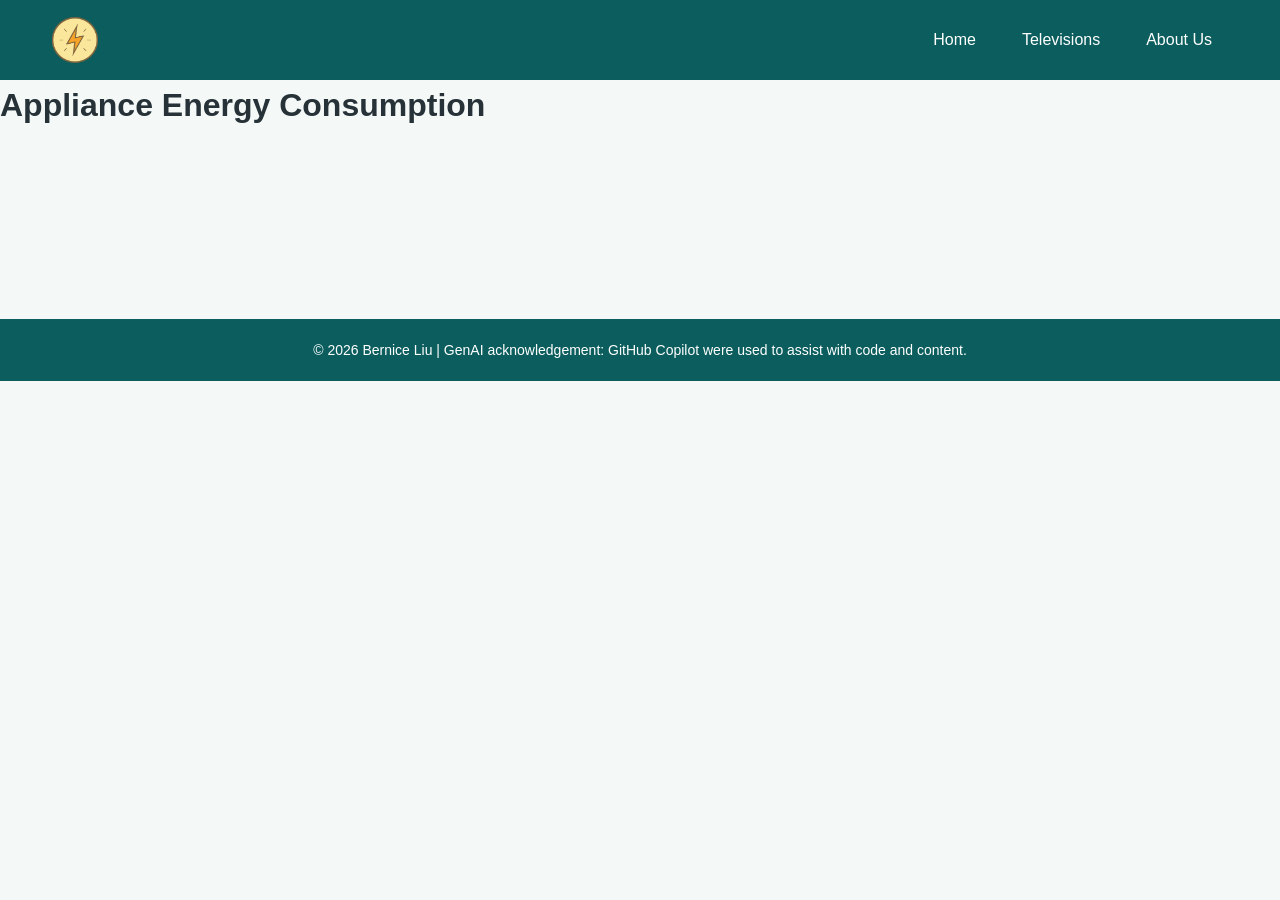
<file: index.html>
<!DOCTYPE html>
<html lang="en">
<head>
    <meta charset="UTF-8">
    <meta name="viewport" content="width=device-width, initial-scale=1.0">
    <title>Appliance Energy Consumption</title>
    <link rel="stylesheet" href="styles.css">
</head>
<body>

    <header>
    <nav class="navbar">
        <a href="index.html" class="logo">
            <img src="PowerIcon.png" alt="Power logo">
        </a>
        <span class="nav-links">
            <a href="index.html" class="nav-link"> Home </a>
            <a href="televisions.html" class="nav-link"> Televisions </a>
            <a href="about.html" class="nav-link"> About Us </a>
        </span>
    </nav>
    </header>

    <h1>Appliance Energy Consumption</h1>
    <div id="content"></div>
    <!-- Give the SVG a size so shapes can be seen -->
    <svg width="300" height="150"></svg>

    <!-- Old T04-2 demo(temporarily disabled)-->
    <!-- <script src="energy-d3.js"></script> -->
    <!-- Old T04-3 demo(temporarily disabled)-->
    <!-- <script src="t04-3-bars.js"></script> -->

    <!-- NEW: Container for T04-3 chart -->
    <div class="responsive-svg-container"></div>

    <!-- D3 library -->
    <script src="https://d3js.org/d3.v7.min.js"></script>
    <!--loads CSV then calls createBarChart-->
    <script src="t04-4-load.js"></script> 
    <!--defines createBarChart-->
    <script src="t04-5-bars.js"></script>  
 
    <!-- Footer -->
    <footer>
        <p> &copy; 2026 Bernice Liu | GenAI acknowledgement: GitHub Copilot were used to assist with code and content. </p>
    </footer>

</body>
</html>
</file>
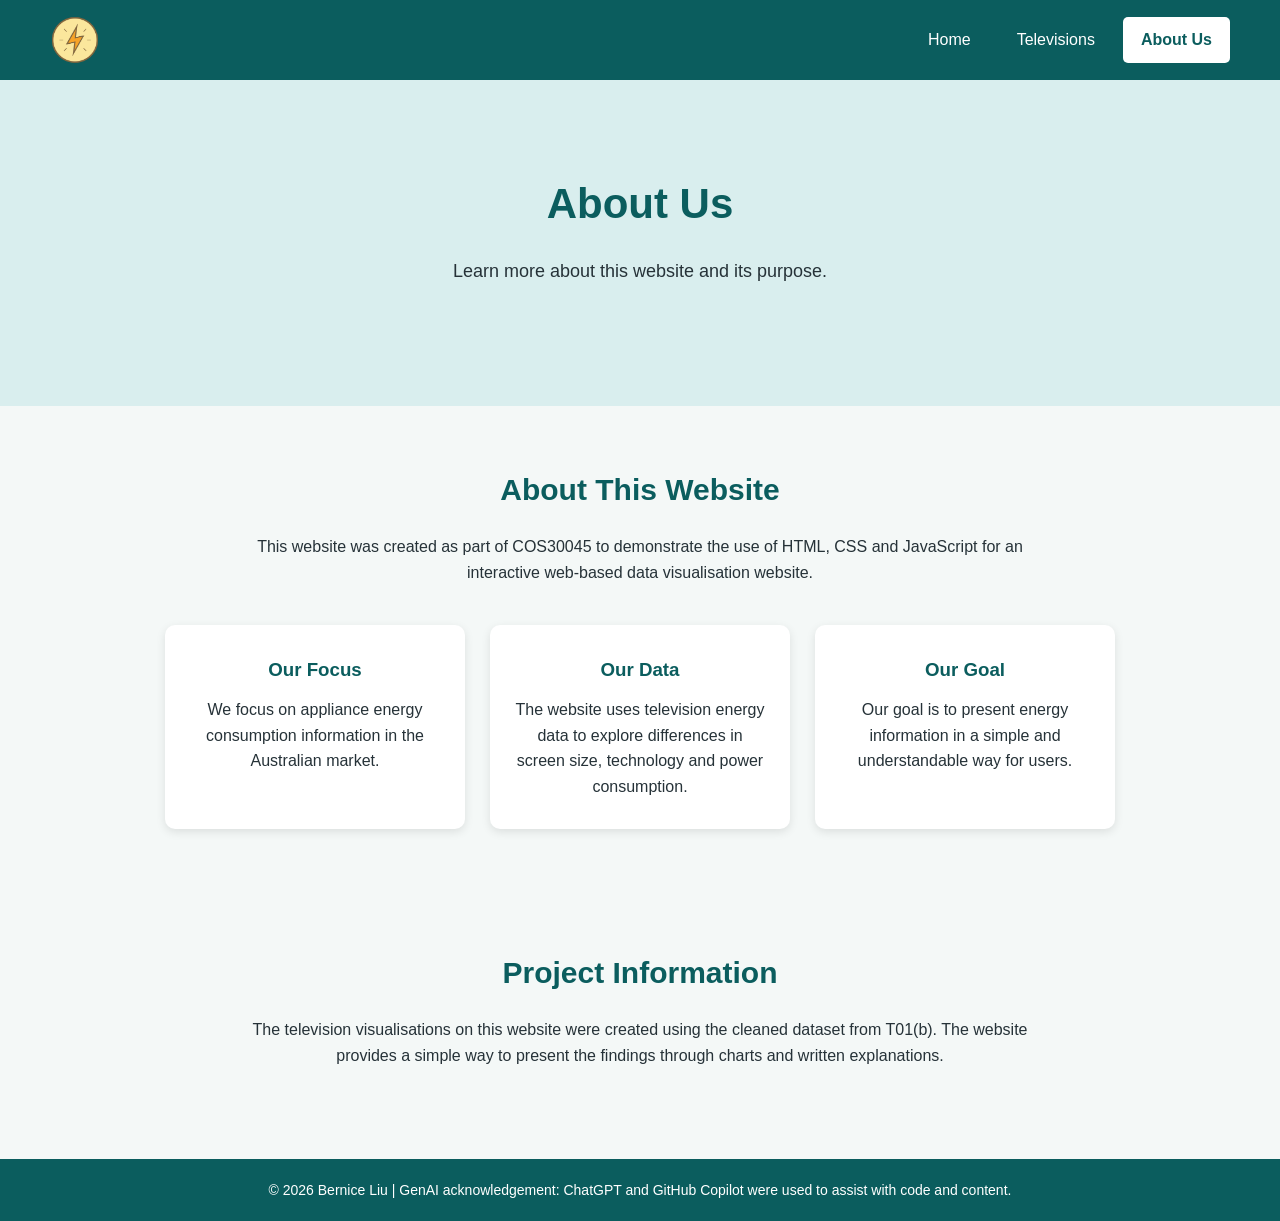
<file: about.html>
<!DOCTYPE html>
<html lang="en">

<head>

    <meta charset="UTF-8">
    <meta name="viewport" content="width=device-width, initial-scale=1.0">

    <title>About Us - Appliance Energy Consumption</title>

    <link rel="stylesheet" href="styles.css">

</head>


<body>

<header>

    <nav class="navbar">

        <a href="index.html" class="logo">
            <img src="PowerIcon.png" alt="Power logo">
        </a>


        <!-- Navigation links -->
        <div class="nav-links">

            <a href="index.html" class="nav-link">
                Home
            </a>

            <a href="televisions.html" class="nav-link">
                Televisions
            </a>

            <a href="about.html" class="nav-link">
                About Us
            </a>

        </div>

    </nav>

</header>


<main>

    <!-- About introduction -->
    <section class="hero">

        <h1>About Us</h1>

        <p>
            Learn more about this website and its purpose.
        </p>

    </section>


    <!-- About the website -->
    <section class="content">

        <h2>About This Website</h2>

        <p>
            This website was created as part of COS30045 to demonstrate
            the use of HTML, CSS and JavaScript for an interactive
            web-based data visualisation website.
        </p>


        <div class="cards">

            <div class="card">

                <h3>Our Focus</h3>

                <p>
                    We focus on appliance energy consumption information
                    in the Australian market.
                </p>

            </div>


            <div class="card">

                <h3>Our Data</h3>

                <p>
                    The website uses television energy data to explore
                    differences in screen size, technology and power
                    consumption.
                </p>

            </div>


            <div class="card">

                <h3>Our Goal</h3>

                <p>
                    Our goal is to present energy information in a
                    simple and understandable way for users.
                </p>

            </div>

        </div>

    </section>


    <!-- Website information -->
    <section class="content">

        <h2>Project Information</h2>

        <p>
            The television visualisations on this website were created
            using the cleaned dataset from T01(b). The website provides
            a simple way to present the findings through charts and
            written explanations.
        </p>

    </section>

</main>


<!-- Footer -->
<footer>

    <p>
        &copy; 2026 Bernice Liu | GenAI acknowledgement:
        ChatGPT and GitHub Copilot were used to assist with code and content.
    </p>

</footer>


<script src="script.js"></script>

</body>
</html>
</file>
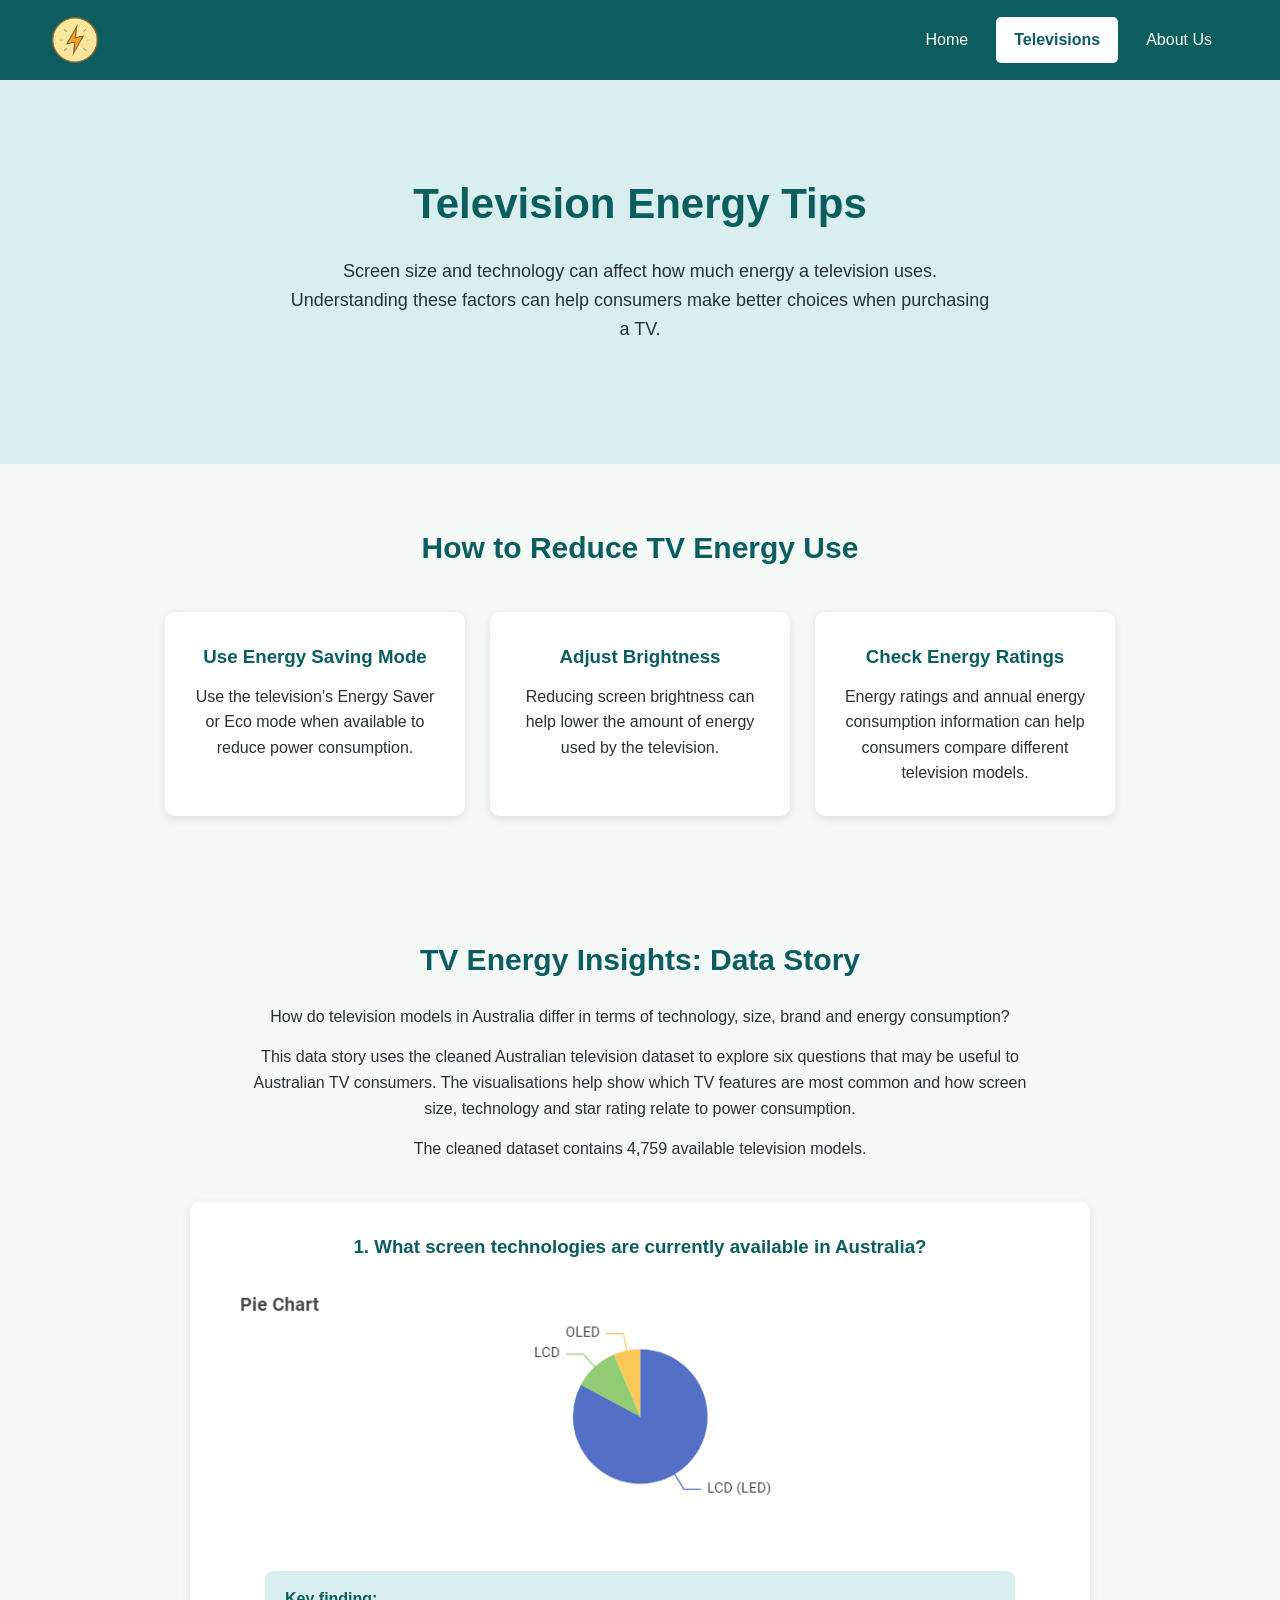
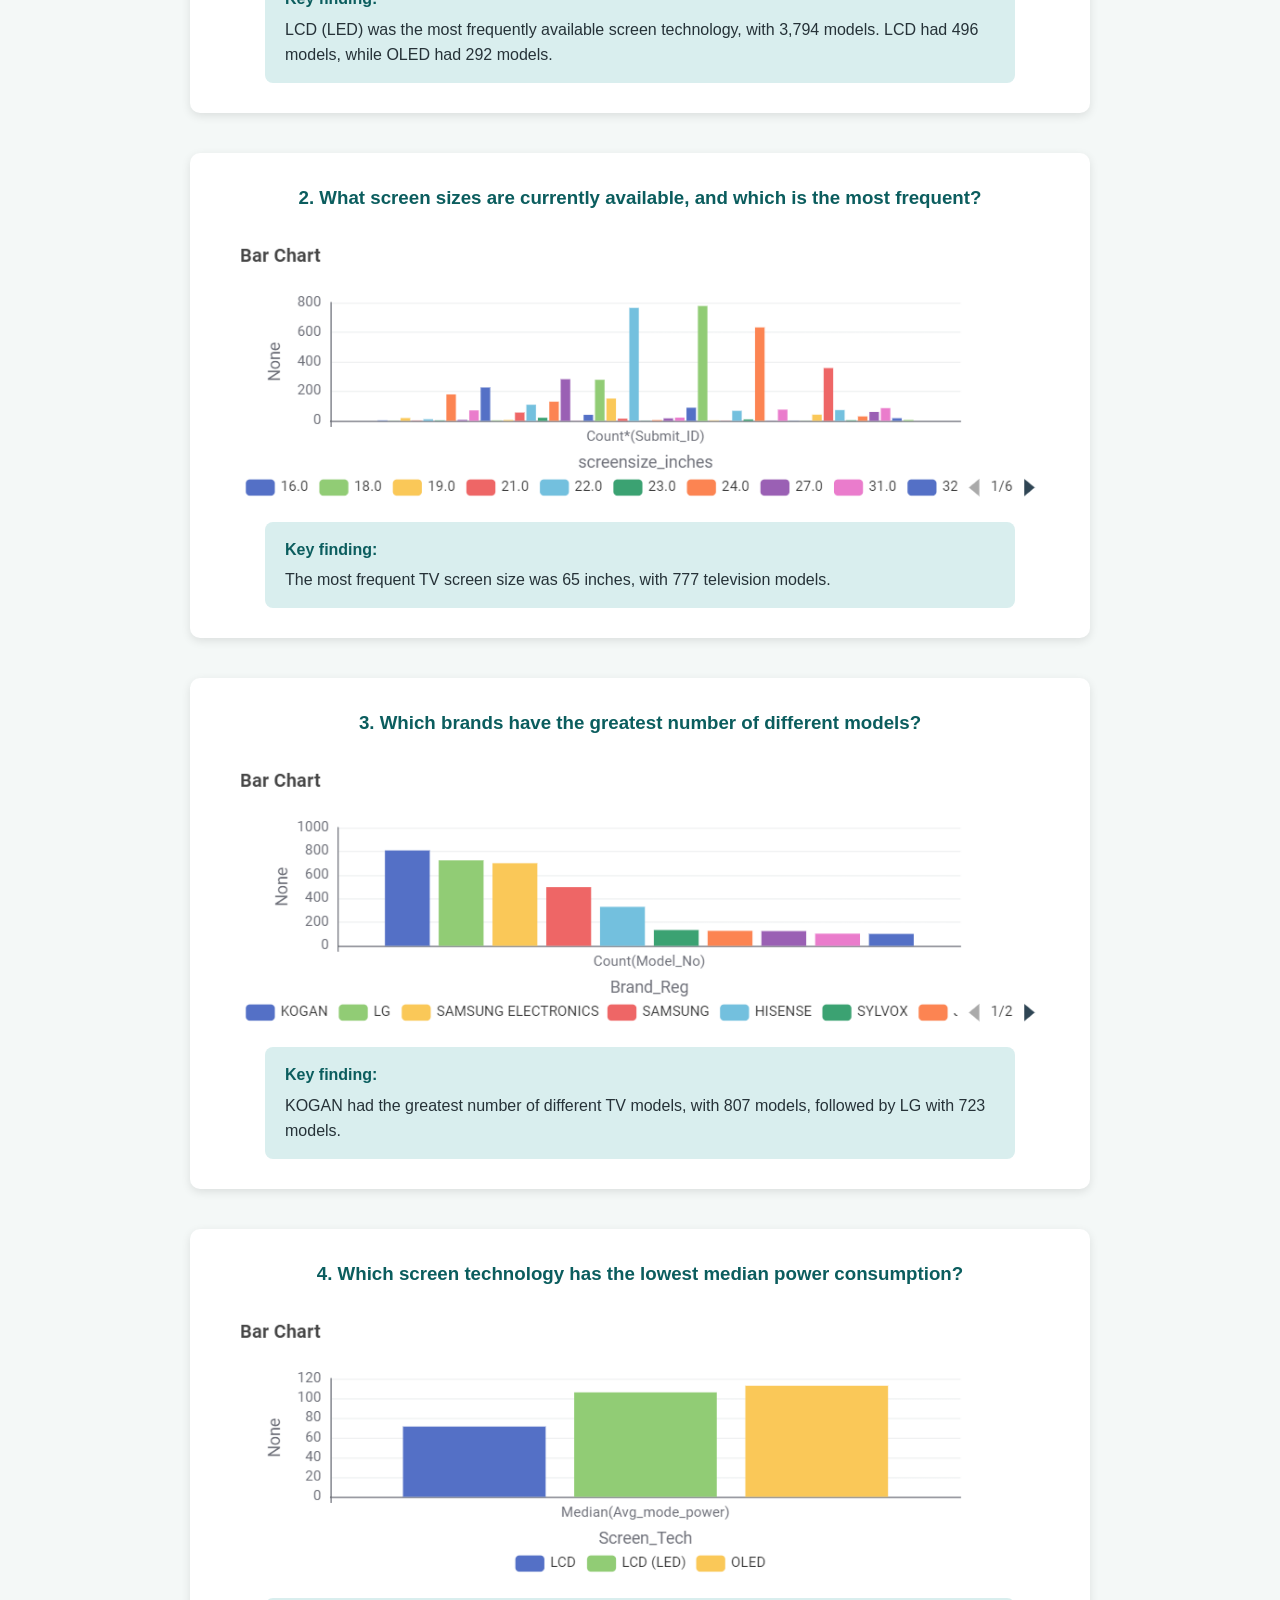
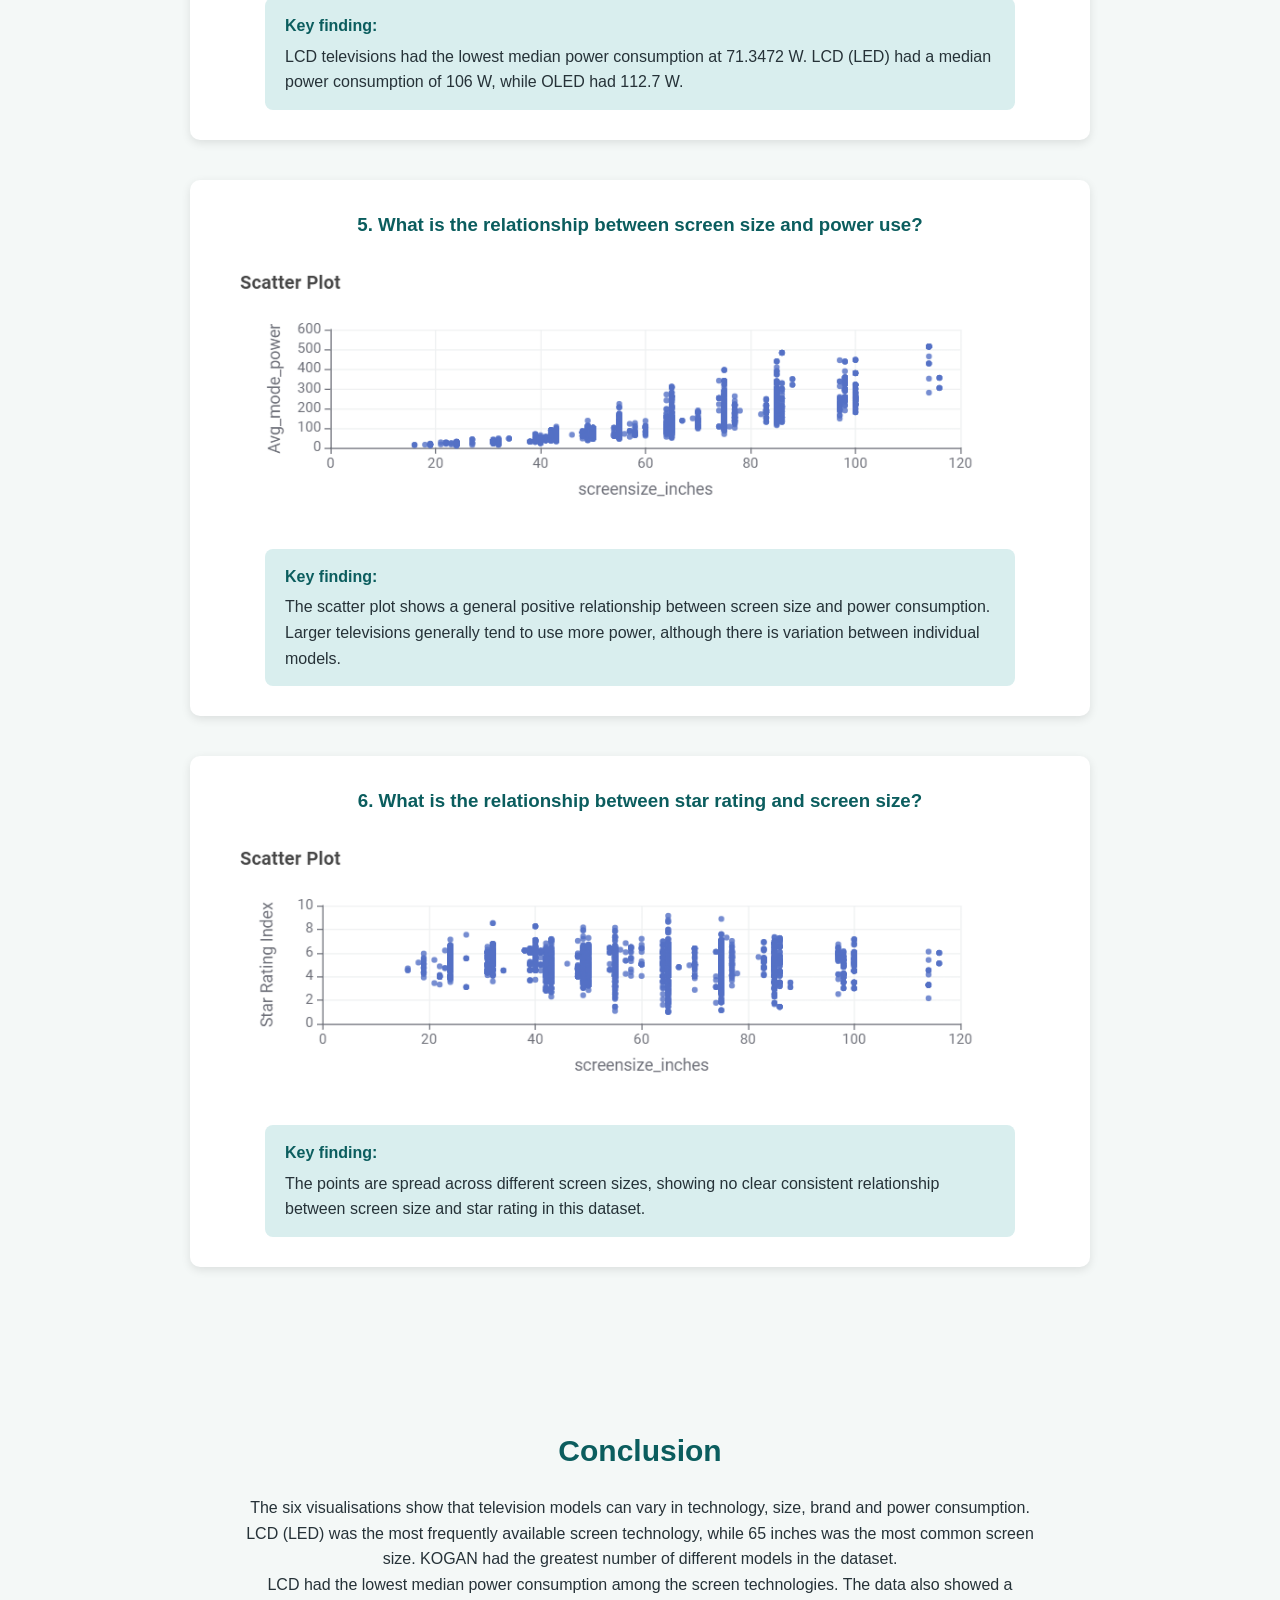
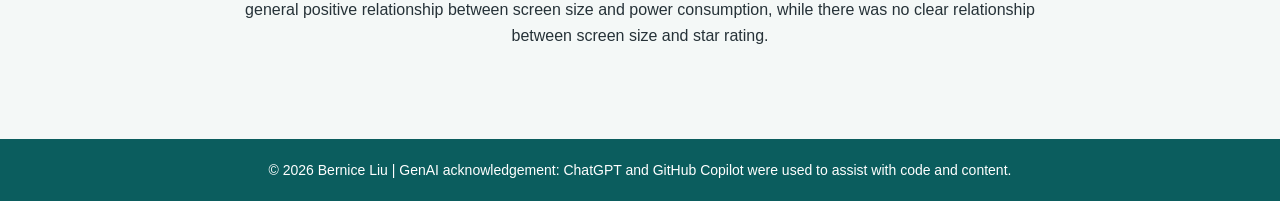
<file: televisions.html>
<!DOCTYPE html>
<html lang="en">

<head>
    <meta charset="UTF-8">
    <meta name="viewport" content="width=device-width, initial-scale=1.0">

    <title>Televisions - Appliance Energy Consumption</title>

    <link rel="stylesheet" href="styles.css">
</head>

<body>

<header>
    <nav class="navbar">

        <a href="index.html" class="logo">
            <img src="PowerIcon.png" alt="Power logo">
        </a>

        <!-- Navigation links -->
        <div class="nav-links">

            <a href="index.html" class="nav-link">
                Home
            </a>

            <a href="televisions.html" class="nav-link">
                Televisions
            </a>

            <a href="about.html" class="nav-link">
                About Us
            </a>

        </div>

    </nav>
</header>


<main>

    <!-- T01(a): Television Energy Tips -->
    <section class="hero">

        <h1>Television Energy Tips</h1>

        <p>
            Screen size and technology can affect how much energy
            a television uses. Understanding these factors can help
            consumers make better choices when purchasing a TV.
        </p>

    </section>


    <!-- T01(a): Energy Tips -->
    <section class="content">

        <h2>How to Reduce TV Energy Use</h2>

        <div class="cards">

            <div class="card">

                <h3>Use Energy Saving Mode</h3>

                <p>
                    Use the television's Energy Saver or Eco mode
                    when available to reduce power consumption.
                </p>

            </div>


            <div class="card">

                <h3>Adjust Brightness</h3>

                <p>
                    Reducing screen brightness can help lower the
                    amount of energy used by the television.
                </p>

            </div>


            <div class="card">

                <h3>Check Energy Ratings</h3>

                <p>
                    Energy ratings and annual energy consumption
                    information can help consumers compare different
                    television models.
                </p>

            </div>

        </div>

    </section>


    <!-- T03: Data Story -->
    <section class="content">

        <h2>TV Energy Insights: Data Story</h2>

        <div class="story-intro">

            <p>
                How do television models in Australia differ in terms
                of technology, size, brand and energy consumption?
            </p>

            <p>
                This data story uses the cleaned Australian television
                dataset to explore six questions that may be useful to
                Australian TV consumers. The visualisations help show
                which TV features are most common and how screen size,
                technology and star rating relate to power consumption.
            </p>

            <p>
                The cleaned dataset contains 4,759 available television
                models.
            </p>

        </div>


        <!-- Question 1 -->
        <div class="chart-container">

            <h3>
                1. What screen technologies are currently available
                in Australia?
            </h3>

            <img src="charts/PieChart_T02_Q1.png"
                 alt="Pie chart showing the frequency of television screen technologies">

            <div class="finding">

                <strong>Key finding:</strong>

                <p>
                    LCD (LED) was the most frequently available screen
                    technology, with 3,794 models. LCD had 496 models,
                    while OLED had 292 models.
                </p>

            </div>

        </div>


        <!-- Question 2 -->
        <div class="chart-container">

            <h3>
                2. What screen sizes are currently available,
                and which is the most frequent?
            </h3>

            <img src="charts/BarChart_T02_Q2.png"
                 alt="Bar chart showing the frequency of television screen sizes">

            <div class="finding">

                <strong>Key finding:</strong>

                <p>
                    The most frequent TV screen size was 65 inches,
                    with 777 television models.
                </p>

            </div>

        </div>


        <!-- Question 3 -->
        <div class="chart-container">

            <h3>
                3. Which brands have the greatest number of
                different models?
            </h3>

            <img src="charts/BarChart_T02_Q3.png"
                 alt="Bar chart showing the number of television models by brand">

            <div class="finding">

                <strong>Key finding:</strong>

                <p>
                    KOGAN had the greatest number of different TV models,
                    with 807 models, followed by LG with 723 models.
                </p>

            </div>

        </div>


        <!-- Question 4 -->
        <div class="chart-container">

            <h3>
                4. Which screen technology has the lowest
                median power consumption?
            </h3>

            <img src="charts/BarChart_T02_Q4.png"
                 alt="Bar chart showing median power consumption by screen technology">

            <div class="finding">

                <strong>Key finding:</strong>

                <p>
                    LCD televisions had the lowest median power
                    consumption at 71.3472 W. LCD (LED) had a median
                    power consumption of 106 W, while OLED had
                    112.7 W.
                </p>

            </div>

        </div>


        <!-- Question 5 -->
        <div class="chart-container">

            <h3>
                5. What is the relationship between screen size
                and power use?
            </h3>

            <img src="charts/ScatterPlot_T02_Q5.png"
                 alt="Scatter plot showing the relationship between screen size and power consumption">

            <div class="finding">

                <strong>Key finding:</strong>

                <p>
                    The scatter plot shows a general positive relationship
                    between screen size and power consumption. Larger
                    televisions generally tend to use more power, although
                    there is variation between individual models.
                </p>

            </div>

        </div>


        <!-- Question 6 -->
        <div class="chart-container">

            <h3>
                6. What is the relationship between star rating
                and screen size?
            </h3>

            <img src="charts/ScatterPlot_T02_Q6.png"
                 alt="Scatter plot showing the relationship between screen size and star rating">

            <div class="finding">

                <strong>Key finding:</strong>

                <p>
                    The points are spread across different screen sizes,
                    showing no clear consistent relationship between
                    screen size and star rating in this dataset.
                </p>

            </div>

        </div>

    </section>


    <!-- T03: Conclusion -->
    <section class="content">

        <h2>Conclusion</h2>

        <p>
            The six visualisations show that television models can vary
            in technology, size, brand and power consumption. LCD (LED)
            was the most frequently available screen technology, while
            65 inches was the most common screen size. KOGAN had the
            greatest number of different models in the dataset.
        </p>

        <p>
            LCD had the lowest median power consumption among the screen
            technologies. The data also showed a general positive
            relationship between screen size and power consumption,
            while there was no clear relationship between screen size
            and star rating.
        </p>

    </section>

</main>


<!-- Footer -->
<footer>

    <p>
        &copy; 2026 Bernice Liu | GenAI acknowledgement:
        ChatGPT and GitHub Copilot were used to assist with code and content.
    </p>

</footer>


<script src="script.js"></script>

</body>
</html>
</file>
<file: styles.css>
* {
    box-sizing: border-box;
    margin: 0;
    padding: 0;
}


/* Body */
body {
    font-family: Arial, sans-serif;
    background-color: #f4f8f7;
    color: #263238;
    line-height: 1.6;
}


/* Navigation bar */
.navbar {
    display: flex;
    align-items: center;
    justify-content: space-between;
    background-color: #0b5d5e;
    padding: 15px 50px;
    position: sticky;
    top: 0;
    z-index: 1000;
}


/* Power logo */
.logo {
    display: flex;
    align-items: center;
    text-decoration: none;
    transition: 0.3s;
}

.logo img {
    width: 50px;
    height: 50px;
    object-fit: contain;
}

.logo:hover {
    transform: scale(1.08);
}


/* Navigation links */
.nav-links {
    display: flex;
    gap: 10px;
}

.nav-link {
    color: white;
    text-decoration: none;
    padding: 10px 18px;
    border-radius: 5px;
    transition: 0.3s;
}


/* Mouse-over feedback */
.nav-link:hover {
    background-color: #74c7c8;
    color: #123333;
}


/* Current page feedback */
.nav-link.active {
    background-color: white;
    color: #0b5d5e;
    font-weight: bold;
}


/* Hero section */
.hero {
    text-align: center;
    padding: 90px 20px;
    background-color: #d9eeee;
}

.hero h1 {
    font-size: 42px;
    margin-bottom: 20px;
    color: #0b5d5e;
}

.hero p {
    max-width: 700px;
    margin: 0 auto 30px;
    font-size: 18px;
}


/* Hero button */
.hero button {
    background-color: #0b5d5e;
    color: white;
    border: none;
    padding: 12px 25px;
    border-radius: 5px;
    font-size: 16px;
    cursor: pointer;
    transition: 0.3s;
}

.hero button:hover {
    background-color: #074546;
    transform: translateY(-2px);
}


/* Main content */
.content {
    max-width: 1100px;
    margin: auto;
    padding: 60px 30px;
    text-align: center;
}

.content h2 {
    color: #0b5d5e;
    margin-bottom: 20px;
    font-size: 30px;
}

.content > p {
    max-width: 800px;
    margin: auto;
}


/* Cards */
.cards {
    display: flex;
    justify-content: center;
    gap: 25px;
    margin-top: 40px;
    flex-wrap: wrap;
}

.card {
    background-color: white;
    width: 300px;
    min-height: 180px;
    padding: 30px 25px;
    border-radius: 10px;
    box-shadow: 0 3px 10px rgba(0, 0, 0, 0.1);
    transition: 0.3s;
}

.card:hover {
    transform: translateY(-5px);
    box-shadow: 0 6px 15px rgba(0, 0, 0, 0.15);
}

.card h3 {
    color: #0b5d5e;
    margin-bottom: 12px;
}


/* T03 Data Story Introduction */
.story-intro {
    max-width: 800px;
    margin: 0 auto 40px;
}

.story-intro p {
    margin-bottom: 15px;
}


/* T03 Chart sections */
.chart-container {
    background-color: white;
    margin: 40px auto;
    padding: 30px;
    max-width: 900px;
    border-radius: 10px;
    box-shadow: 0 3px 10px rgba(0, 0, 0, 0.1);
}

.chart-container h3 {
    color: #0b5d5e;
    margin-bottom: 20px;
}

.chart-container img {
    width: 100%;
    max-width: 800px;
    height: auto;
    display: block;
    margin: 0 auto 20px;
}

.chart-container p {
    max-width: 750px;
    margin: auto;
}


/* T03 Key Finding */
.finding {
    max-width: 750px;
    margin: 20px auto 0;
    padding: 15px 20px;
    background-color: #d9eeee;
    border-radius: 8px;
    text-align: left;
}

.finding strong {
    color: #0b5d5e;
}

.finding p {
    margin-top: 5px;
}


/* Footer */
footer {
    background-color: #0b5d5e;
    color: white;
    text-align: center;
    padding: 20px;
    margin-top: 30px;
}

footer p {
    font-size: 14px;
}


/* Responsive layout */
@media (max-width: 700px) {

    .navbar {
        padding: 15px 20px;
        flex-direction: column;
        gap: 15px;
    }

    .nav-links {
        flex-wrap: wrap;
        justify-content: center;
    }

    .hero h1 {
        font-size: 32px;
    }

    .content {
        padding: 40px 20px;
    }

    .card {
        width: 100%;
        max-width: 350px;
    }

    .chart-container {
        padding: 20px;
    }

    .chart-container h3 {
        font-size: 20px;
    }
}

.responsive-svg-container {
margin: 0 auto; /* center */
width: 100%; /* fill parent width */
max-width: 1200px; /* cap max width */
}
</file>
